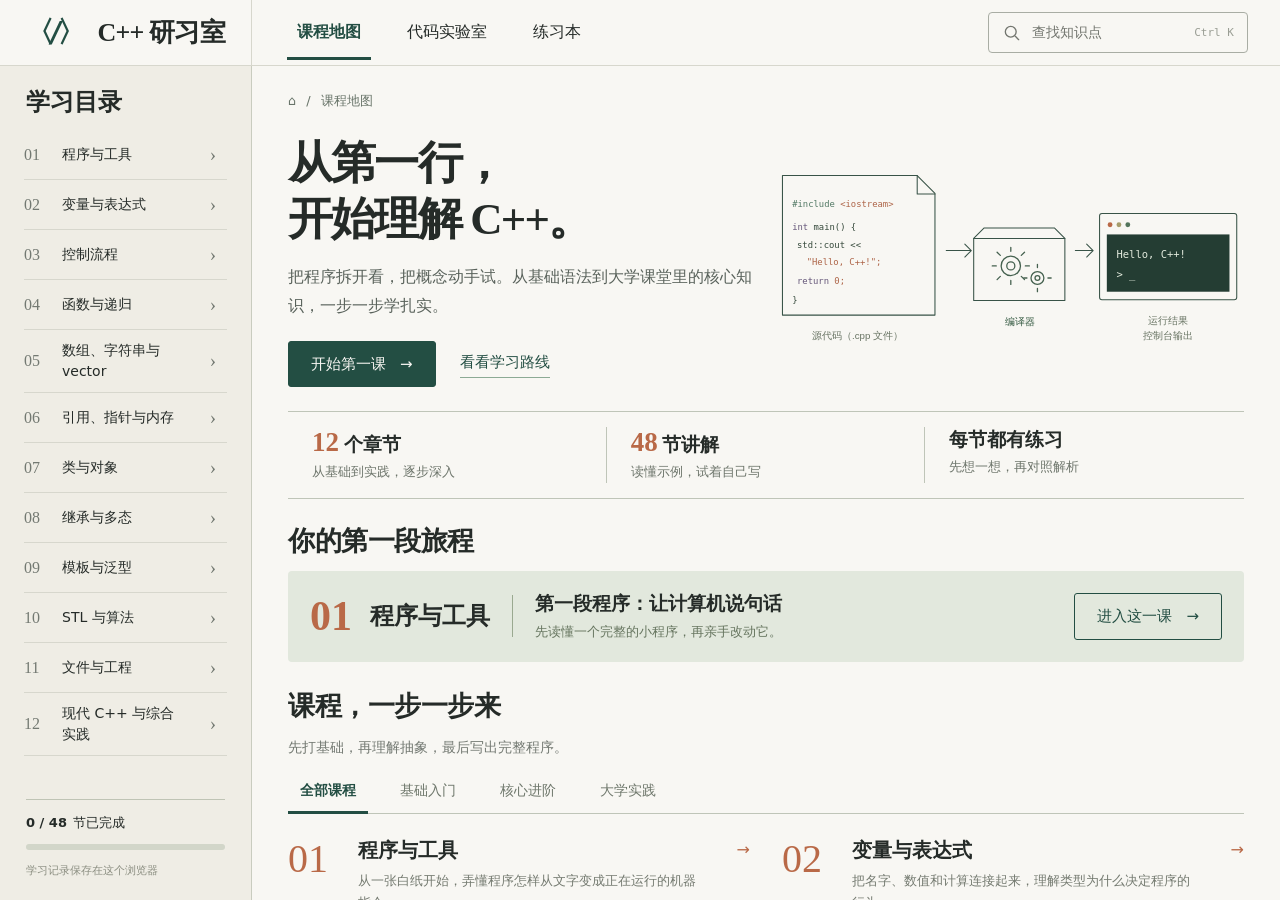
<file: index.html>
<!doctype html>
<html lang="zh-CN">
<head>
  <meta charset="utf-8">
  <meta name="viewport" content="width=device-width, initial-scale=1">
  <meta http-equiv="refresh" content="0; url=./cpp-study/">
  <meta name="description" content="C++ 研习室：48 节详细课程、逐行代码演示与练习解析。">
  <title>C++ 研习室</title>
  <link rel="canonical" href="https://chenforge.github.io/test/cpp-study/">
</head>
<body><p><a href="./cpp-study/">打开 C++ 研习室</a></p></body>
</html>
</file>
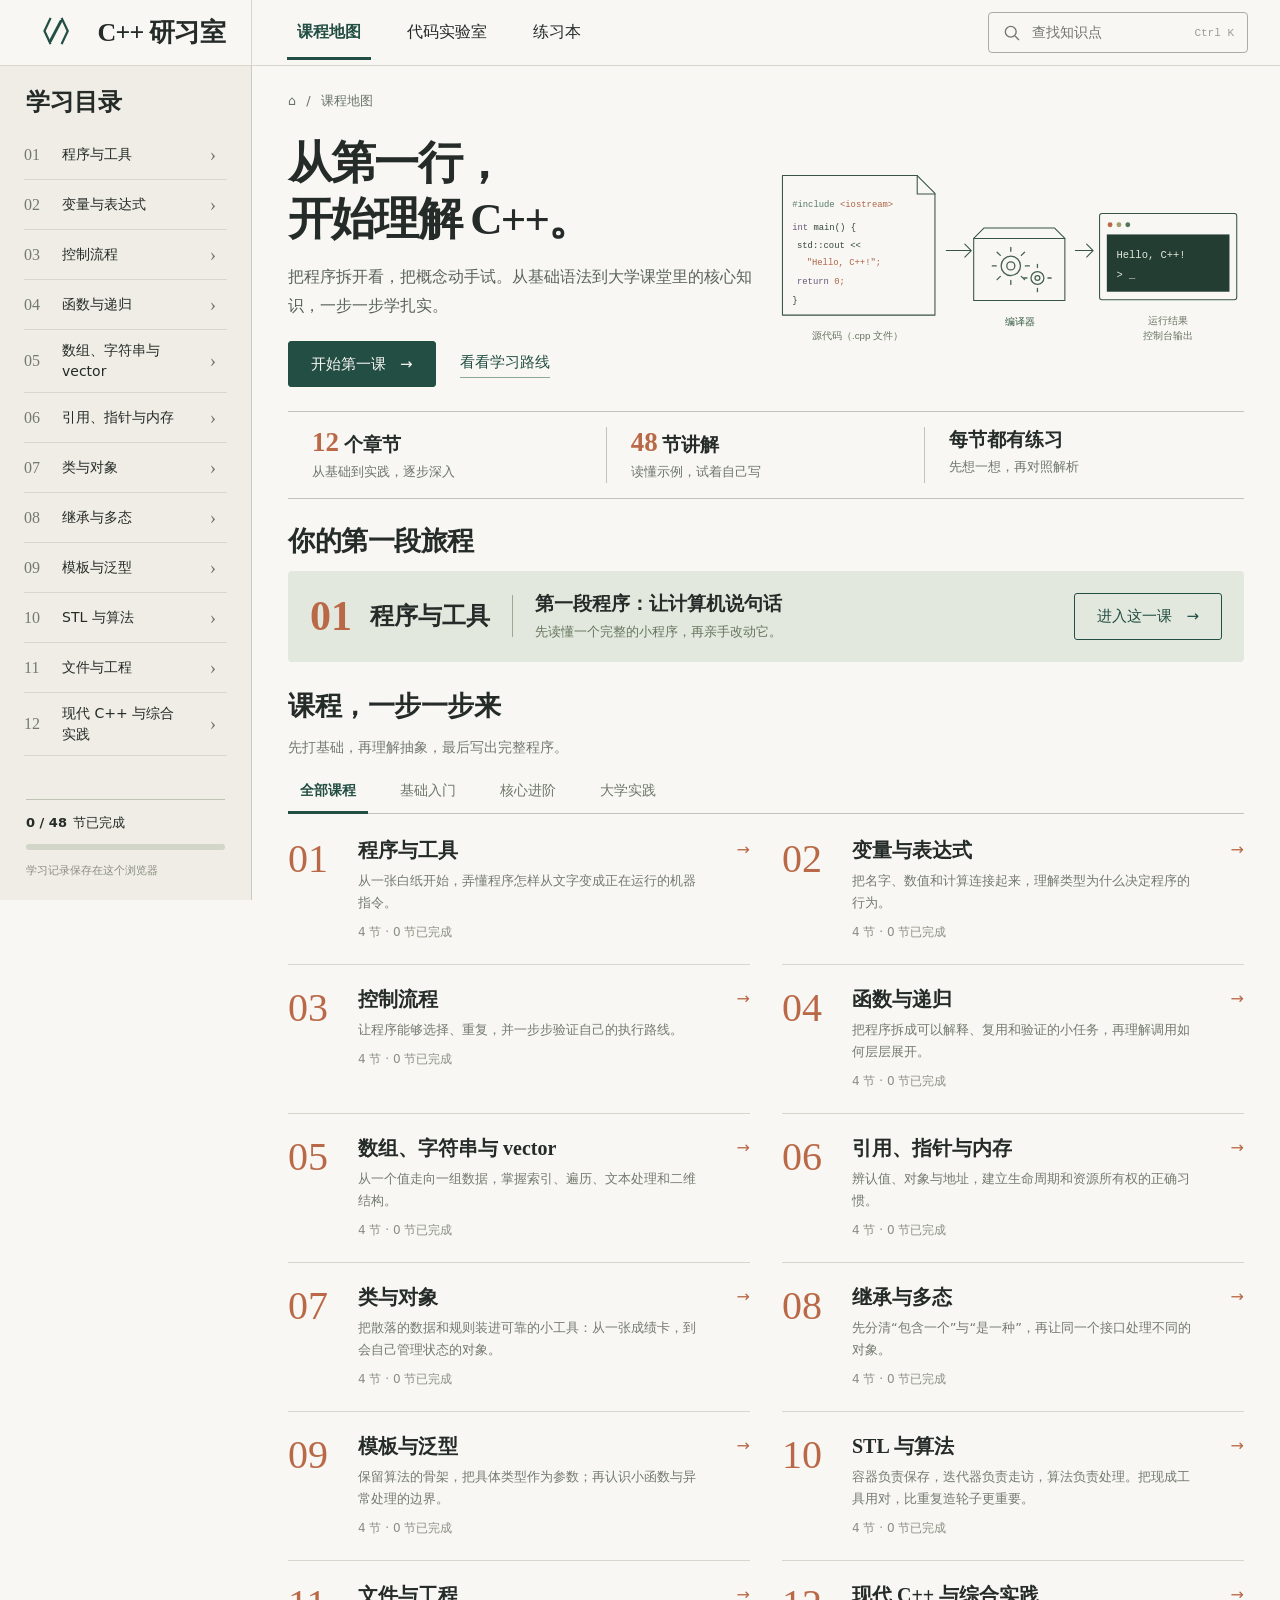
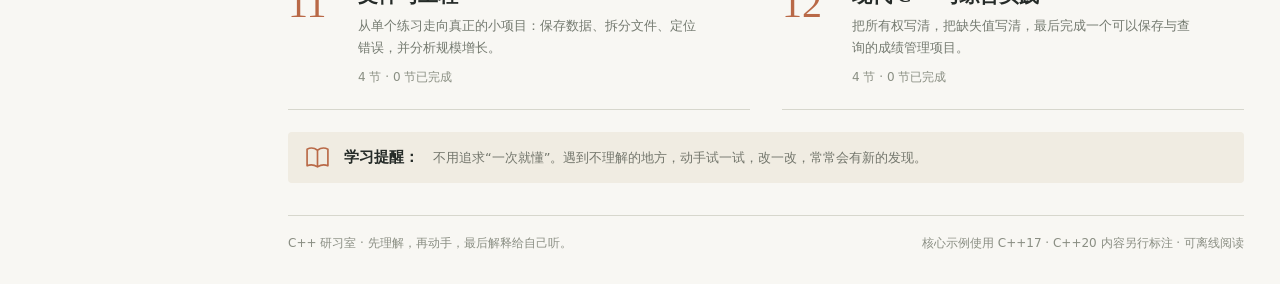
<file: cpp-study/index.html>
<!doctype html>
<html lang="zh-CN">
<head>
  <meta charset="UTF-8">
  <meta name="viewport" content="width=device-width, initial-scale=1">
  <meta name="theme-color" content="#234e43">
  <meta name="description" content="从第一行程序到大学 C++ 核心课程。详细讲解、逐行演示、课后自测与编程练习，离线也能学习。">
  <title>C++ 研习室 · 把程序学明白</title>
  <link rel="icon" href="assets/favicon.svg" type="image/svg+xml">
  <link rel="stylesheet" href="styles.css">
  <script src="content-foundation.js" defer></script>
  <script src="content-university.js" defer></script>
  <script src="lab.js" defer></script>
  <script src="app.js" defer></script>
</head>
<body>
  <a class="skip-link" href="#main">跳到正文</a>
  <header class="topbar">
    <button class="menu-button" id="menu-toggle" aria-label="打开学习目录" aria-expanded="false" aria-controls="sidebar"><svg viewBox="0 0 24 24" aria-hidden="true"><path d="M4 6h16M4 12h16M4 18h16"/></svg></button>
    <a class="brand" href="#/home"><span class="brand-mark" aria-hidden="true">〈/〉</span><span>C++ 研习室</span></a>
    <nav class="topnav" aria-label="主导航"><a href="#/home" data-nav="home">课程地图</a><a href="#/lab" data-nav="lab">代码实验室</a><a href="#/practice" data-nav="practice">练习本</a></nav>
    <button class="search-button" id="search-open"><svg viewBox="0 0 24 24" aria-hidden="true"><circle cx="10.5" cy="10.5" r="6.5"/><path d="m16 16 4 4"/></svg><span>查找知识点</span><kbd>Ctrl K</kbd></button>
  </header>
  <button class="scrim" id="scrim" aria-label="关闭学习目录" hidden></button>
  <aside class="sidebar" id="sidebar">
    <div class="sidebar-title">学习目录</div>
    <nav id="chapter-nav" aria-label="章节目录"></nav>
    <div class="sidebar-bottom"><div class="progress-label"><span id="progress-count">0 / 48</span><span>节已完成</span></div><div class="progress-track" role="progressbar" aria-label="学习进度" aria-valuemin="0" aria-valuemax="48" aria-valuenow="0"><span id="progress-fill"></span></div><span class="local-note">学习记录保存在这个浏览器</span></div>
  </aside>
  <main id="main" tabindex="-1"></main>
  <dialog class="search-dialog" id="search-dialog" aria-labelledby="search-title"><div class="dialog-head"><h2 id="search-title">找到想弄明白的知识点</h2><button class="icon-button" data-close-dialog aria-label="关闭搜索">×</button></div><label class="search-field"><svg viewBox="0 0 24 24" aria-hidden="true"><circle cx="10.5" cy="10.5" r="6.5"/><path d="m16 16 4 4"/></svg><input id="search-input" type="search" placeholder="试试：指针、递归、vector…" autocomplete="off"></label><div id="search-results" class="search-results" aria-live="polite"></div><div class="dialog-foot">搜索课程标题和正文 <span>Esc 关闭</span></div></dialog>
  <div class="toast" id="toast" role="status" aria-live="polite"></div>
  <noscript><p class="noscript">请启用浏览器 JavaScript，才能打开课程和互动练习。</p></noscript>
</body>
</html>
</file>
<file: cpp-study/styles.css>
:root{--paper:#f8f7f3;--rail:#efede5;--ink:#252b28;--muted:#737972;--green:#234e43;--green-soft:#e2e8dd;--rust:#b96947;--line:#d7d7cd;--white:#fffefa;--header:66px;--sidebar:252px;--serif:Georgia,"Noto Serif SC","Source Han Serif SC","STSong","SimSun",serif;--sans:"Microsoft YaHei","PingFang SC",system-ui,sans-serif;--mono:Consolas,"SFMono-Regular",monospace;font-size:16px;color-scheme:light}
*{box-sizing:border-box}html{scroll-behavior:smooth;scroll-padding-top:90px}body{margin:0;background:var(--paper);color:var(--ink);font-family:var(--sans);line-height:1.65}button,input,select,textarea{font:inherit}button,a,input,select,textarea{-webkit-tap-highlight-color:transparent}button{cursor:pointer}a{color:inherit;text-decoration:none}button{color:inherit}svg{width:20px;height:20px;fill:none;stroke:currentColor;stroke-width:1.6;stroke-linecap:round;stroke-linejoin:round}button:disabled{cursor:default;opacity:.48}a:focus-visible,button:focus-visible,input:focus-visible,select:focus-visible,textarea:focus-visible,summary:focus-visible{outline:3px solid #9cae89;outline-offset:4px}::selection{background:#d7e3cf}h1,h2,h3,p{margin-top:0}h1,h2,h3{font-weight:600}h1,h2{font-family:var(--serif)}button{border:0;background:none}input,select,textarea{max-width:100%}.skip-link{position:fixed;top:-90px;left:20px;padding:10px 18px;background:var(--green);color:white;z-index:99}.skip-link:focus{top:10px}.topbar{position:fixed;inset:0 0 auto;z-index:30;height:var(--header);display:flex;align-items:center;border-bottom:1px solid var(--line);background:var(--paper)}.brand{width:var(--sidebar);flex-shrink:0;padding:0 25px;display:flex;align-items:center;gap:10px;height:100%;border-right:1px solid var(--line);white-space:nowrap;font:600 26px var(--serif);letter-spacing:-.8px}.brand-mark{color:var(--green);font:600 29px var(--mono);letter-spacing:-7px;padding-right:8px}.topnav{display:flex;gap:26px;margin-left:35px;height:100%;align-items:stretch}.topnav>a{display:flex;align-items:center;padding:0 10px;font-size:16px;position:relative;white-space:nowrap}.topnav>a.active{color:var(--green);font-weight:600}.topnav>a.active:after{content:"";position:absolute;bottom:5px;height:3px;background:var(--green);left:0;right:0}.topnav a:hover{color:var(--green)}.search-button{border:1px solid #a9ada4;border-radius:4px;display:flex;align-items:center;gap:10px;margin:0 32px 0 auto;padding:8px 13px;width:260px;color:#73766f;text-align:left;font-size:14px}.search-button kbd{margin-left:auto;font:11px var(--mono);color:#9a9e94}.search-button:hover{border-color:var(--green);color:var(--green)}.menu-button{display:none}.sidebar{position:fixed;inset:var(--header) auto 0 0;width:var(--sidebar);background:var(--rail);border-right:1px solid #c9ccbf;display:flex;flex-direction:column;z-index:25}.sidebar-title{padding:20px 26px 12px;font:600 24px var(--serif)}#chapter-nav{overflow-y:auto;padding:0 12px;flex:1;scrollbar-width:thin}.chapter-group{border-bottom:1px solid var(--line);margin:0 12px}.chapter-head{display:flex;align-items:center;min-height:49px;gap:14px;padding:10px 0;font-size:14px;line-height:1.5}.chapter-head .number{font:16px var(--serif);color:var(--muted);width:24px}.chapter-head>a{flex:1}.chapter-head>a:hover{color:var(--green)}.chapter-head button{font:19px var(--serif);width:28px;height:28px;color:var(--muted);border-radius:4px}.chapter-head button:hover{background:var(--green-soft)}.chapter-group.current{background:#dce3d7;margin:0;padding:0 12px;border-color:transparent}.chapter-group.current .number{color:var(--green)}.lesson-nav{list-style:none;margin:0;padding:0 0 8px 32px}.lesson-nav a{display:flex;align-items:center;gap:8px;font-size:13px;line-height:1.55;padding:7px 4px;color:#687367;border-radius:3px}.lesson-nav a:hover,.lesson-nav a.active{background:#cedac8;color:var(--green)}.lesson-nav .done-mark{width:15px;flex-shrink:0;color:var(--green)}.sidebar-bottom{padding:18px 26px 18px;background:var(--rail);margin-top:auto}.progress-label{border-top:1px solid #bfc4b5;padding-top:12px;font-size:13px;display:flex;gap:6px}.progress-label>span:first-child{color:var(--ink);font-weight:600}.progress-track{height:6px;border-radius:9px;background:#d2d6c9;margin:10px 0 6px;overflow:hidden}.progress-track span{display:block;height:100%;background:var(--green);width:0;transition:width .4s}.local-note{font-size:11px;color:#8b8e81}.scrim{display:none}.noscript{margin:120px 30px 0 290px}main{margin:var(--header) 0 0 var(--sidebar);min-height:calc(100vh - var(--header));padding:24px 36px 30px}.page-inner{max-width:1250px;margin:0 auto}.breadcrumb{display:flex;align-items:center;gap:10px;font-size:13px;color:#687469;margin-bottom:18px}.breadcrumb a:hover{color:var(--green)}.breadcrumb svg{width:16px;height:16px}.hero{display:grid;grid-template-columns:1fr 1fr;gap:20px;align-items:center;padding:7px 0 24px}.hero h1{font-size:clamp(36px,3.5vw,54px);line-height:1.23;letter-spacing:-1.8px;margin-bottom:15px;font-weight:700}.hero p{max-width:580px;font-size:16px;line-height:1.85;color:#59625b;margin-bottom:20px}.hero-actions{display:flex;align-items:center;gap:24px}.button{display:inline-flex;align-items:center;justify-content:center;gap:14px;padding:11px 22px;background:var(--green);color:var(--paper);border:1px solid var(--green);border-radius:3px;font-size:15px;line-height:1.5;white-space:nowrap;transition:background .15s,transform .15s}.button:hover{background:#193d33;transform:translateY(-1px)}.button.secondary{background:transparent;color:var(--green)}.button.secondary:hover{background:var(--green-soft)}.button.small{padding:8px 15px;font-size:14px}.text-link{color:var(--green);border-bottom:1px solid #8caa94;padding-bottom:2px;font-size:15px}.text-link:hover{border-color:var(--green)}.compiler-illustration{width:100%;height:auto;max-height:250px;display:block;stroke-width:1.3}.course-facts{display:grid;grid-template-columns:1fr 1fr 1fr;border-top:1px solid #bfc5b8;border-bottom:1px solid #bfc5b8;padding:15px 0;margin-bottom:24px}.course-facts>div{padding:0 24px;border-right:1px solid #bfc5b8}.course-facts>div:last-child{border:0}.fact-main{font:600 19px var(--serif);margin-bottom:3px}.fact-main strong{color:var(--rust);font-size:27px}.fact-sub{color:#6d756b;font-size:13px}.section-heading{font-size:27px;margin:0 0 10px;line-height:1.4;letter-spacing:-.5px}.journey{margin-bottom:26px}.journey-strip{display:flex;gap:22px;align-items:center;background:var(--green-soft);padding:20px 22px;border-radius:4px}.journey-chapter{display:flex;gap:18px;align-items:center;flex-shrink:0;padding-right:22px;border-right:1px solid #9aa990}.journey-number{font:600 42px var(--serif);line-height:1;color:var(--rust)}.journey-chapter h3{font:600 24px var(--serif);margin:0}.journey-copy{flex:1}.journey-copy h3{font:600 19px var(--serif);margin:0 0 4px}.journey-copy p{font-size:13px;color:#66755f;margin:0}.journey-strip .button{margin-left:auto}.section-intro{font-size:14px;color:var(--muted);margin-bottom:9px}.course-tabs{display:flex;gap:20px;border-bottom:1px solid #bfc5b8;padding:0;margin-bottom:2px}.course-tab{padding:11px 12px;font-size:14px;position:relative;color:#6e776b}.course-tab.active{color:var(--green);font-weight:600}.course-tab.active:after{content:"";height:3px;position:absolute;bottom:-1px;inset-inline:0;background:var(--green)}.chapter-list{display:grid;grid-template-columns:1fr 1fr;column-gap:32px}.chapter-row{border-bottom:1px solid var(--line);display:flex;align-items:flex-start;gap:22px;padding:21px 0;min-height:120px;position:relative}.chapter-row:hover h3{color:var(--green)}.chapter-row:hover .row-arrow{transform:translateX(4px)}.row-number{font:500 40px var(--serif);color:var(--rust);line-height:1.1;width:48px;flex-shrink:0}.chapter-row h3{font:600 20px var(--serif);margin:0 0 6px}.chapter-row p{font-size:13px;color:#747a70;line-height:1.7;margin:0;max-width:340px}.chapter-row .row-meta{font-size:12px;color:#8a8f83;margin-top:9px}.row-arrow{color:var(--rust);margin-left:auto;transition:transform .15s;flex-shrink:0}.learning-reminder{display:flex;align-items:center;gap:14px;background:#f0ece2;padding:13px 17px;border-radius:4px;margin-top:22px;font-size:13px;color:#73766c}.learning-reminder svg{color:var(--rust);width:25px;height:25px;flex-shrink:0}.learning-reminder strong{font-family:var(--serif);color:var(--ink);font-size:15px;white-space:nowrap}.page-footer{border-top:1px solid var(--line);padding-top:18px;margin-top:32px;display:flex;justify-content:space-between;gap:20px;font-size:12px;color:#8a8e83}.page-footer a:hover{color:var(--green)}.page-footer a{border-bottom:1px solid #c2c7b7}.page-title{font-size:42px;line-height:1.25;margin-bottom:15px;letter-spacing:-1px}.page-lead{color:#647060;font-size:16px;max-width:780px;line-height:1.85;margin-bottom:24px}.chapter-intro{padding:15px 0 27px;border-bottom:1px solid var(--line)}.chapter-intro .big-number{font:52px var(--serif);color:var(--rust);display:block;margin-bottom:12px}.chapter-lessons{margin:0;padding:0;list-style:none}.chapter-lesson{display:flex;align-items:center;gap:22px;padding:25px 5px;border-bottom:1px solid var(--line)}.chapter-lesson .lesson-count{color:var(--rust);font:27px var(--serif);width:40px;flex-shrink:0}.chapter-lesson .lesson-content{flex:1}.chapter-lesson h2{font-size:25px;margin:0 0 8px}.chapter-lesson p{font-size:14px;color:#74806e;margin:0;max-width:750px}.chapter-lesson .lesson-time{font-size:12px;color:#8d9386}.chapter-lesson:hover h2{color:var(--green)}.chapter-lesson .complete-chip{color:var(--green);font-size:13px;margin-right:15px}.article-layout{display:grid;grid-template-columns:minmax(0,820px) 165px;gap:40px;max-width:1070px;margin:0 auto}.lesson-article{min-width:0}.lesson-meta{display:flex;gap:13px;align-items:center;color:#7b8375;font-size:13px;margin-bottom:16px}.lesson-meta>span:first-child{color:var(--rust)}.lesson-article h1{font-size:42px;margin-bottom:17px;line-height:1.3}.lesson-lead{font-size:17px;line-height:1.95;color:#636e60;padding-bottom:24px;margin-bottom:22px;border-bottom:1px solid var(--line)}.lesson-tools{display:flex;align-items:center;gap:8px;margin-bottom:20px;font-size:12px;color:var(--muted)}.lesson-tools button{padding:3px 9px;background:#efeee6;border:1px solid var(--line);border-radius:3px}.lesson-tools button.active{background:var(--green-soft);border-color:#a8baa0;color:var(--green)}.lesson-tools .print-button{margin-left:auto}.objectives{padding:18px 21px;background:var(--green-soft);border-left:3px solid #5a7856;margin:0 0 34px}.objectives h2{font:600 18px var(--serif);margin:0 0 10px}.objectives ul{margin:0;padding-left:21px;color:#57664f;font-size:14px;line-height:1.9}.prose-section{margin-bottom:34px}.prose-section h2{font:600 27px var(--serif);line-height:1.4;margin:0 0 18px;scroll-margin-top:92px}.section-number{color:#a5ad99;font:16px var(--mono);margin-right:13px}.lesson-body{font-size:var(--reading-size,17px);line-height:2.05}.lesson-body p{margin:0 0 18px;text-wrap:pretty}.lesson-body strong{font-weight:600;color:#234e43}.lesson-body code,.inline-code{font: .92em var(--mono);background:#e8eadf;color:#3f6547;padding:2px 5px;border-radius:3px;overflow-wrap:anywhere}.lesson-body a{color:var(--green);text-decoration:underline}.code-block{border:1px solid #d5dcd0;border-radius:5px;overflow:hidden;margin:20px 0 23px;background:#eff2eb}.code-top{padding:8px 15px;display:flex;justify-content:space-between;align-items:center;background:#e6ebdf;border-bottom:1px solid #d5dcd0;font:12px var(--mono);color:#6e7c64}.copy-code{padding:1px 6px;font:12px var(--sans);color:#58734e}.copy-code:hover{color:var(--green);text-decoration:underline}.code-block pre{font:14px/1.8 var(--mono);tab-size:4;margin:0;padding:17px 19px;overflow:auto;color:#304437;max-height:700px}.code-block pre code{font:inherit;padding:0;background:none;color:inherit;overflow-wrap:normal}.syntax-keyword{color:#715983}.syntax-string{color:#a2573c}.syntax-number{color:#9f6e32}.syntax-comment{color:#88917d}.syntax-preprocessor{color:#4e8079}.program-output{padding:15px 18px;border-radius:4px;background:#243d33;color:#dce9d6;font:14px/1.8 var(--mono);white-space:pre-wrap;overflow-wrap:anywhere;margin:0 0 20px}.output-label{font-size:12px;letter-spacing:1px;color:var(--muted);margin:12px 0 7px}.explanation-list{padding-left:20px;font-size:15px;color:#5b6955;line-height:1.95}.explanation-list li{margin:7px 0}.pitfall{padding:19px 21px;border-left:3px solid var(--rust);background:#f2ece2;margin:30px 0;font-size:15px;line-height:1.9}.pitfall strong{display:block;margin-bottom:8px;color:#91583c;font:600 19px var(--serif)}.toc{position:sticky;top:94px;height:fit-content;padding-top:10px;border-left:1px solid var(--line);font-size:12px}.toc-title{font-family:var(--serif);font-size:16px;margin:0 0 12px;padding-left:16px}.toc a{display:block;color:#828b79;padding:6px 0 6px 16px;line-height:1.6}.toc a:hover{color:var(--green);background:#e9ede1}.toc .toc-divider{border-top:1px solid var(--line);margin-top:10px;padding-top:12px}.quiz-card{padding:25px;background:var(--white);border:1px solid #d4ddcb;border-radius:5px;margin:28px 0}.quiz-card h2{font-size:24px;margin-bottom:7px}.quiz-kicker{font-size:12px;color:#8b937f;margin-bottom:20px}.quiz-question{font-size:16px;line-height:1.85;margin-bottom:16px}.quiz-options{display:grid;gap:9px;margin-bottom:18px}.quiz-option{display:flex;align-items:flex-start;gap:11px;padding:11px 13px;border:1px solid #d9dfcf;border-radius:4px;cursor:pointer;font-size:14px;line-height:1.7;background:var(--paper)}.quiz-option:hover{border-color:#8aa77c}.quiz-option:has(input:checked){background:#e9f0e1;border-color:#75956a}.quiz-option input{accent-color:var(--green);margin-top:5px}.option-letter{font:14px var(--mono);color:#86917d;flex-shrink:0;padding-top:4px}.quiz-feedback{padding:13px 15px;margin-top:16px;border-left:3px solid var(--green);background:#e7efe1;color:#46653c;font-size:14px;line-height:1.9}.quiz-feedback.wrong{background:#f4e9dd;color:#8d583c;border-color:var(--rust)}.quiz-feedback strong{display:block;margin-bottom:5px}.exercise-section{margin-top:35px;padding-top:25px;border-top:1px solid var(--line)}.exercise-section h2{font-size:25px;margin-bottom:12px}.exercise-prompt{font-size:16px;line-height:1.9}.exercise-label{display:flex;justify-content:space-between;gap:15px;font-size:12px;color:#87917d;margin:15px 0 8px}.code-editor{width:100%;min-height:260px;resize:vertical;padding:18px;border:1px solid #b9c5ad;background:#f1f3ed;border-radius:4px;font:14px/1.8 var(--mono);color:#314c35;tab-size:4;white-space:pre;overflow:auto}.exercise-actions{display:flex;gap:10px;align-items:center;flex-wrap:wrap;margin:13px 0 18px}.editor-note{font-size:12px;color:#89917f;line-height:1.8}.solution-details{border-top:1px solid var(--line);border-bottom:1px solid var(--line);margin-top:15px;padding:11px 0}.solution-details summary{cursor:pointer;color:var(--green);font-size:14px}.solution-details[open] summary{margin-bottom:15px}.solution-details p{font-size:15px;line-height:1.9}.lesson-finish{display:flex;align-items:center;justify-content:space-between;gap:15px;background:var(--green-soft);padding:23px;margin-top:35px;border-radius:4px}.lesson-finish p{margin:0;font-size:14px;color:#65715e}.lesson-finish .finish-title{font:600 21px var(--serif);color:var(--green);margin-bottom:5px}.lesson-pagination{display:flex;justify-content:space-between;gap:25px;margin-top:21px;font-size:13px;color:#7a8771}.lesson-pagination a:hover{color:var(--green)}.page-empty{padding:45px 20px;text-align:center;border-bottom:1px solid var(--line);color:#7b866f}.page-empty h2{font-size:25px;color:var(--ink)}.practice-toolbar{display:flex;gap:15px;align-items:center;flex-wrap:wrap;border-top:1px solid var(--line);border-bottom:1px solid var(--line);padding:15px 0;margin:20px 0}.practice-toolbar label{display:flex;align-items:center;gap:9px;font-size:13px;color:#77816d}.practice-toolbar select{font-size:14px;background:var(--paper);border:1px solid #b9c5ae;padding:8px 26px 8px 11px;border-radius:3px;color:var(--green);max-width:300px}.practice-stat{margin-left:auto;font-size:13px;color:#7e8b72}.practice-grid{display:grid;grid-template-columns:1fr 1fr;gap:20px;align-items:start}.practice-grid .quiz-card{margin:0;padding:22px}.practice-grid .quiz-card h2{font-size:20px;margin-bottom:9px}.practice-grid .quiz-kicker{margin-bottom:12px}.pager{display:flex;align-items:center;justify-content:center;gap:22px;margin:24px 0;font-size:14px;color:#7b876f}.lab-page{max-width:1100px;margin:0 auto}.lab-page .page-lead{max-width:840px}.lab-links{display:flex;align-items:center;gap:18px;flex-wrap:wrap;margin-top:20px;font-size:13px;color:#73846a}.lab-links a{color:var(--green);border-bottom:1px solid #a4b797}.lab-root{background:var(--white);border:1px solid #c7d1be;border-radius:5px;padding:22px;margin:25px 0}.lab-heading{display:flex;gap:18px;align-items:center;justify-content:space-between;flex-wrap:wrap;margin-bottom:15px}.lab-heading h2,.lab-heading h3{font-family:var(--serif);font-size:22px;margin:0}.lab-heading p{font-size:12px;color:#8a9480;margin:5px 0}.lab-heading select,.lab-root select{background:#edf0e5;color:var(--green);border:1px solid #b2c1a6;border-radius:3px;padding:7px 12px;font-size:13px}.lab-inputs{display:flex;flex-wrap:wrap;gap:12px 25px;padding:15px 0;border-top:1px solid #dee3d5;margin-bottom:10px;align-items:center}.lab-inputs label{font-size:13px;display:flex;align-items:center;gap:10px;flex-wrap:wrap;color:#65765a}.lab-inputs input[type=range]{accent-color:var(--green);width:110px}.lab-inputs input[type=number],.lab-inputs input[type=text]{width:110px;padding:6px 8px;border:1px solid #b9c5af;border-radius:3px;background:var(--paper);font-size:14px}.lab-layout{display:grid;grid-template-columns:1.15fr 1fr;gap:20px}.lab-code-panel{background:#eff2e9;border:1px solid #d7decc;border-radius:4px;min-width:0;overflow:hidden}.lab-code-header,.lab-panel-heading{display:flex;align-items:center;justify-content:space-between;background:#e4e9db;padding:9px 13px;border-bottom:1px solid #d7decc;font-size:12px;color:#7c8a71}.lab-code-panel pre{padding:12px 0;margin:0;overflow-x:auto;font:13px/1.9 var(--mono);white-space:pre}.lab-code-line{display:flex;min-height:25px;padding:0 12px 0 0}.lab-code-line.is-active{background:#d5e2cb;box-shadow:inset 3px 0 #467638}.lab-line-number{display:inline-block;width:35px;text-align:right;padding-right:11px;color:#98a28b;flex-shrink:0;user-select:none}.lab-line-text{white-space:pre}.lab-state-panel{background:#f6f6ef;border:1px solid #d7decc;border-radius:4px;padding:16px;min-width:0}.lab-state-panel h3{font:600 17px var(--serif);margin:0 0 14px}.lab-memory{display:flex;gap:12px;flex-wrap:wrap;align-items:center;margin:14px 0}.lab-value{min-width:90px;padding:12px 15px;border:1px solid #b8c9ad;background:#e7efdf;border-radius:4px;display:flex;flex-direction:column;align-items:center;gap:4px}.lab-value strong{font:24px var(--mono);color:var(--green)}.lab-value span,.lab-value small{font-size:12px;color:#7c8a71}.lab-value-label{font-size:12px;color:#7c8a71}.lab-value-number{font:24px var(--mono);color:var(--green)}.lab-array{display:flex;gap:6px;flex-wrap:wrap;margin:15px 0}.lab-array-cell{padding:9px 10px;border:1px solid #c7d1ba;background:#eaeee2;min-width:35px;text-align:center;border-radius:3px;font:16px var(--mono);display:flex;flex-direction:column;gap:5px}.lab-array-cell small{font-size:11px;color:#8a9979}.lab-array-cell.is-focus{background:#f0e2c8;border-color:#bb996b}.lab-array-cell.is-found{background:#cee3bf;border-color:#6e9759}.lab-array-cell.is-muted{opacity:.35}.lab-stack{display:flex;flex-direction:column-reverse;gap:6px}.lab-stack-frame{padding:9px 13px;border:1px solid #b8caab;background:#e4edda;border-radius:3px;font:13px var(--mono)}.lab-stack-frame.is-active{background:#cddbba;border-color:#819f6b}.lab-output{background:#243d33;color:#dce9d6;min-height:50px;padding:12px 15px;border-radius:3px;font:13px/1.8 var(--mono);white-space:pre-wrap;overflow-wrap:anywhere;margin:12px 0 0}.lab-transport{display:flex;gap:10px;align-items:center;flex-wrap:wrap;padding-top:18px}.lab-transport button,.lab-copy{padding:8px 14px;border:1px solid #adbf9e;background:#edf2e7;border-radius:3px;color:var(--green);font-size:13px}.lab-transport button:first-child{background:var(--green);color:white;border-color:var(--green)}.lab-copy{font-size:12px;padding:3px 7px}.lab-progress{font:12px var(--mono);color:#8d997c;margin-left:auto}.lab-explanation{background:#e9eee2;padding:13px 16px;margin-top:15px;min-height:65px;font-size:14px;line-height:1.85;color:#566d49;border-radius:3px}.lab-caption,.lab-note,.lab-disclaimer{font-size:12px;color:#89927d;margin-top:12px;line-height:1.8}.lab-pointer-arrow{color:var(--rust);font-size:25px}.lab-controls{display:flex;flex-wrap:wrap;gap:10px}.search-dialog{width:min(650px,calc(100vw - 30px));border:1px solid #c3d1b7;border-radius:7px;background:var(--paper);color:var(--ink);padding:0;box-shadow:0 25px 90px #243d3333;max-height:75vh;margin:12vh auto auto}.search-dialog::backdrop{background:#243d3366;backdrop-filter:blur(3px)}.dialog-head{display:flex;align-items:center;gap:20px;justify-content:space-between;padding:20px 24px 10px}.dialog-head h2{font:600 23px var(--serif);margin:0}.icon-button{font-size:29px;line-height:1;width:30px;height:30px;color:#88967a}.search-field{display:flex;align-items:center;gap:12px;border:1px solid #91a480;border-radius:4px;margin:10px 24px 16px;padding:12px 15px;color:var(--green)}.search-field input{background:none;border:0;outline:none;color:var(--ink);flex:1;width:100%;font-size:15px;min-width:0}.search-field input:focus-visible{outline:0}.search-results{padding:0 24px;overflow-y:auto;max-height:45vh}.search-result{display:block;padding:15px 10px;border-top:1px solid var(--line)}.search-result:hover{background:#e9efdf}.search-result h3{font-size:16px;margin:0 0 5px;font-weight:600}.search-result p{font-size:12px;color:#859277;margin:0;line-height:1.8}.search-result small{color:var(--rust);font-size:11px}.dialog-foot{display:flex;justify-content:space-between;padding:12px 24px;font-size:12px;color:#88957b;background:#eef0e7;border-top:1px solid #d5ddca}.search-empty{color:#7d8d6d;font-size:14px;padding:25px 0}.toast{position:fixed;bottom:28px;left:calc(50% + 90px);transform:translate(-50%,20px);z-index:60;background:var(--green);color:var(--paper);font-size:14px;padding:10px 20px;border-radius:4px;box-shadow:0 5px 25px #234e4326;opacity:0;pointer-events:none;transition:opacity .2s,transform .2s}.toast.show{opacity:1;transform:translate(-50%,0)}.reference-links{display:flex;flex-wrap:wrap;gap:15px;font-size:13px;color:#687b59;margin-top:18px}.reference-links a{text-decoration:underline}.home-layout{animation:enter .25s ease-out}@keyframes enter{from{opacity:0;transform:translateY(5px)}to{opacity:1;transform:none}}
@media(min-width:1600px){:root{--sidebar:272px}.brand{font-size:29px;padding-left:33px}.sidebar-title{padding-left:30px}.chapter-head{min-height:56px;font-size:16px}.sidebar-bottom{padding:20px 28px}.chapter-row{min-height:135px}.hero{padding-bottom:28px}.hero h1{font-size:58px}.hero p{font-size:17px}.course-facts{margin-bottom:26px}.section-heading{font-size:30px}}
@media(max-width:1200px){:root{--sidebar:224px}.brand{font-size:23px;padding:0 20px}.topnav{gap:10px;margin-left:20px}.search-button{width:190px;margin-right:22px}.search-button kbd{display:none}main{padding:23px 26px}.hero h1{font-size:43px}.hero p{font-size:15px}.journey-strip{gap:15px;padding:18px}.journey-chapter{gap:12px;padding-right:15px}.journey-chapter h3{font-size:20px}.journey-number{font-size:35px}.journey-copy h3{font-size:17px}.journey-strip .button{padding:9px 13px;font-size:13px}.chapter-list{column-gap:25px}.chapter-row{gap:14px}.chapter-row h3{font-size:18px}.article-layout{grid-template-columns:minmax(0,1fr) 145px;gap:26px}.lesson-article h1{font-size:37px}.lab-layout{gap:13px}}
@media(max-width:980px){.search-button{width:auto;padding:9px}.search-button span{display:none}.hero{grid-template-columns:1.15fr 1fr;gap:8px}.hero h1{font-size:35px;letter-spacing:-1px}.hero p{font-size:14px}.hero-actions{gap:15px}.hero-actions .button{font-size:13px;padding:10px 14px}.hero-actions .text-link{font-size:13px}.course-facts>div{padding:0 13px}.fact-main{font-size:16px}.fact-sub{font-size:11px}.journey-strip{flex-wrap:wrap}.journey-chapter{border-right:0}.journey-copy{min-width:190px}.journey-strip .button{margin-left:0}.chapter-list{grid-template-columns:1fr}.article-layout{display:block}.toc{display:none}.practice-grid{grid-template-columns:1fr}.lab-layout{grid-template-columns:1fr}.lab-code-panel pre{max-height:350px}.page-title{font-size:36px}.learning-reminder{align-items:flex-start}}
@media(max-width:760px){:root{--header:61px;--sidebar:260px}.topbar{flex-wrap:wrap;height:103px;align-content:flex-start}.brand{width:auto;border:0;padding:0 5px;height:60px;font-size:23px;gap:6px}.brand-mark{font-size:26px}.menu-button{display:flex;align-items:center;justify-content:center;margin-left:12px;width:33px;height:60px}.search-button{margin:13px 18px 0 auto;padding:8px}.topnav{order:5;margin:0;width:100%;height:42px;border-top:1px solid #e3e4d9;justify-content:center;gap:27px}.topnav>a{font-size:14px;padding:0 10px}.topnav>a.active:after{bottom:0;height:2px}.sidebar{top:103px;width:260px;transform:translateX(-100%);transition:transform .2s;z-index:40;box-shadow:8px 0 25px #1d3d2d0d}.sidebar.open{transform:translateX(0)}.sidebar-title{font-size:23px}.chapter-head{min-height:46px;font-size:14px}.scrim:not([hidden]){display:block;position:fixed;inset:103px 0 0;background:#203a2f55;z-index:35}main{margin:103px 0 0;padding:20px}.breadcrumb{font-size:12px;margin-bottom:15px}.hero{grid-template-columns:1fr;padding-top:9px;gap:22px}.hero h1{font-size:40px;line-height:1.28;letter-spacing:-1px}.hero p{font-size:15px;line-height:1.85;margin-bottom:18px}.hero-actions{gap:24px}.hero-actions .button{font-size:14px;padding:11px 17px}.hero-actions .text-link{font-size:14px}.compiler-illustration{max-height:185px;width:100%;margin-bottom:0}.course-facts{padding:13px 0;margin-bottom:24px}.course-facts>div{padding:0 10px}.course-facts>div:first-child{padding-left:1px}.fact-main{font-size:14px;white-space:nowrap}.fact-main strong{font-size:23px}.fact-sub{font-size:11px;line-height:1.6}.section-heading{font-size:25px}.journey-strip{gap:14px;padding:18px}.journey-chapter{gap:14px;width:100%;padding-right:0}.journey-chapter h3{font-size:23px}.journey-number{font-size:36px}.journey-copy{min-width:0;width:100%;flex:auto}.journey-copy h3{font-size:19px}.journey-copy p{font-size:13px;line-height:1.8}.journey-strip .button{font-size:13px;padding:8px 13px;margin-top:2px}.course-tabs{gap:7px;justify-content:space-between}.course-tab{font-size:13px;padding:10px 5px;white-space:nowrap}.chapter-row{padding:22px 0;gap:17px;min-height:120px}.chapter-row h3{font-size:21px}.chapter-row p{font-size:14px}.row-number{font-size:39px;width:43px}.chapter-row .row-meta{font-size:12px}.learning-reminder{font-size:12px;gap:10px;padding:13px}.learning-reminder strong{font-size:14px}.page-footer{flex-direction:column;gap:9px;font-size:11px;margin-top:24px}.page-title{font-size:35px;line-height:1.4}.page-lead{font-size:15px}.chapter-lesson{padding:23px 0;gap:13px}.chapter-lesson .lesson-count{font-size:25px;width:30px}.chapter-lesson h2{font-size:23px}.chapter-lesson p{font-size:13px}.chapter-lesson .complete-chip{display:none}.lesson-article h1{font-size:33px;line-height:1.4}.lesson-meta{font-size:12px;gap:9px;flex-wrap:wrap}.lesson-lead{font-size:16px;line-height:1.95}.lesson-body{font-size:var(--reading-size,16px)}.prose-section h2{font-size:25px}.prose-section{margin-bottom:30px}.objectives{padding:16px}.objectives ul{font-size:13px}.code-block pre{padding:14px 12px;font-size:13px}.quiz-card{padding:20px}.quiz-card h2{font-size:23px}.quiz-question{font-size:15px}.quiz-option{padding:11px 10px;font-size:14px}.pitfall{padding:16px;font-size:14px}.lesson-finish{padding:20px;flex-direction:column;align-items:flex-start}.lesson-pagination{font-size:12px}.exercise-section h2{font-size:24px}.code-editor{font-size:13px;min-height:250px}.lab-root{padding:15px;margin:20px 0}.lab-heading h2,.lab-heading h3{font-size:22px}.lab-inputs{gap:13px;font-size:12px}.lab-layout{grid-template-columns:1fr;gap:12px}.lab-line-number{width:31px}.lab-code-panel pre{font-size:12px}.lab-explanation{font-size:13px;padding:12px}.lab-state-panel{padding:13px}.lab-progress{font-size:11px}.lab-transport{gap:7px}.lab-transport button{padding:8px 11px;font-size:12px}.lab-links{gap:12px;font-size:12px}.practice-toolbar{gap:12px}.practice-toolbar label{width:100%;justify-content:space-between}.practice-toolbar select{width:70%;max-width:240px}.practice-stat{margin:0}.practice-grid{gap:15px}.practice-grid .quiz-card{padding:19px}.toast{left:50%;bottom:20px;max-width:90vw;text-align:center;white-space:nowrap;font-size:13px}.search-dialog{margin-top:8vh}.dialog-head{padding:17px 17px 8px}.dialog-head h2{font-size:20px}.search-field{margin:8px 17px 15px;padding:11px}.search-results{padding:0 17px}.dialog-foot{padding:12px 17px;font-size:11px}.noscript{margin:130px 20px}.chapter-intro .big-number{font-size:45px}}
@media(prefers-reduced-motion:reduce){html{scroll-behavior:auto}*,*:before,*:after{animation:none!important;transition:none!important}}
@media print{body{background:white;color:black}.topbar,.sidebar,.toc,.lesson-tools,.toast,.lesson-finish,.lesson-pagination,.copy-code,.exercise-actions,.search-dialog,.scrim,.lab-transport,.lab-inputs,.quiz-card button{display:none!important}main{margin:0;padding:0}.article-layout{display:block}.page-footer{font-size:10px}.code-block{break-inside:avoid}.lesson-article h1{font-size:30px}.lesson-body{font-size:12px;line-height:1.8}.code-block pre{font-size:10px}.lab-root{break-inside:avoid}.quiz-card{break-inside:avoid}a{color:black}}
/* Keep the reading surface visible immediately; match the desktop reference rail. */
.home-layout{animation:none}
@media(min-width:1440px){:root{--sidebar:272px}.brand{font-size:29px;padding-left:29px}.sidebar-title{padding-left:28px}.chapter-head{min-height:53px;font-size:15px}.hero h1{font-size:56px;line-height:1.2}.hero p{font-size:16px}.compiler-illustration{max-height:260px}main{padding-top:16px}.breadcrumb{margin-bottom:12px}}
.lab-number{width:68px!important}.lab-range{width:105px}.lab-input-group{display:flex;align-items:center;gap:9px;font-size:13px}.lab-input-label{font-size:13px;color:#65765a}.lab-buttons{display:flex;gap:9px;flex-wrap:wrap}.lab-step-count{font:12px var(--mono);color:#849576;margin-left:auto}.lab-speed-label{display:flex;align-items:center;gap:7px;font-size:12px;color:#849576}.lab-code{overflow-x:auto;display:block;padding:12px 0;font:13px/1.9 var(--mono)}.lab-pointer{display:flex;align-items:center;gap:13px;flex-wrap:wrap;margin:16px 0}.lab-pointer-source,.lab-pointer-target{padding:10px 13px;background:#e7efdf;border:1px solid #b8c9ad;border-radius:4px;font:13px/1.8 var(--mono)}.lab-pointer-source small,.lab-pointer-target small{font-size:11px;color:#7d8e70;display:block}.lab-object{border:1px solid #b8c9ad;background:#e7efdf;border-radius:4px;padding:14px;margin:13px 0}.lab-object h4{font:600 17px var(--serif);margin:0 0 9px}.lab-object-member{font:13px/1.9 var(--mono);color:#416535}.lab-sequence-item{display:block;font-size:13px;padding:4px 0;color:#7d8e70}.lab-sequence-item.is-done{color:var(--green)}.lab-array-label{font-size:13px;color:#65765a}.lab-array-input{width:170px!important;margin-left:10px}.lab-apply{padding:6px 11px;font-size:12px;border:1px solid #b2c1a6;border-radius:3px;color:var(--green)}.lab-input-feedback{font-size:12px;color:#9a6c44}.lab-stage-name{font:600 17px var(--serif);margin-bottom:12px}.lab-state-note{font-size:12px;line-height:1.8;color:#819474}.lab-error{color:#9a5838;font-size:13px}.lab-code-toolbar{display:flex;align-items:center;justify-content:space-between;padding:9px 12px;background:#e4e9db;border-bottom:1px solid #d7decc;font:12px var(--mono);color:#7c8a71}
@media(max-width:760px){.lab-input-group{flex-wrap:wrap}.lab-speed-label{width:100%;justify-content:flex-end}.lab-code{font-size:12px}.lab-array-label{display:flex;flex-wrap:wrap;gap:8px}.lab-array-input{margin-left:0}.lab-step-count{margin-left:0}}
.compiler-illustration text{stroke:none}
.lab-stack{flex-direction:column}.lab-stack-frame{display:flex;align-items:center;justify-content:space-between;gap:12px}.lab-stack-frame span{font-size:12px;color:#758865}.lab-array-cell.is-sorted{background:#dbe9d0;border-color:#95b17c;color:#3a6030}.lab-array-cell.is-focus{background:#f0e2c8;border-color:#bb996b}.lab-diagram-note,.lab-diagram-label,.lab-stack-empty{font-size:12px;color:#829471;line-height:1.8}.lab-object-title,.lab-object-member,.lab-object-methods{display:block}.lab-object-title{font:600 17px var(--serif);margin-bottom:9px}.lab-object-methods{font:12px/1.8 var(--mono);color:#819474}.lab-pointer-source,.lab-pointer-target{white-space:pre-line}.lab-heading{display:block}.lab-mode-label{display:flex;align-items:center;gap:10px;font-size:13px;color:#6d8061;margin-top:12px}.lab-eyebrow{font-size:12px;color:#8a9480;margin-bottom:7px}.lab-sequence{display:flex;flex-wrap:wrap;gap:6px}.lab-sequence-item{display:inline-block;padding:5px 9px;border:1px solid #d2ddc7;border-radius:3px;min-width:29px;text-align:center}.lab-sequence-item.is-done{background:#dce9d1;border-color:#a7c093}.lab-progress-wrap{display:flex;align-items:center;gap:10px;flex-wrap:wrap;margin-left:auto}.lab-progress-wrap progress{accent-color:var(--green);width:90px;height:6px}
</file>
